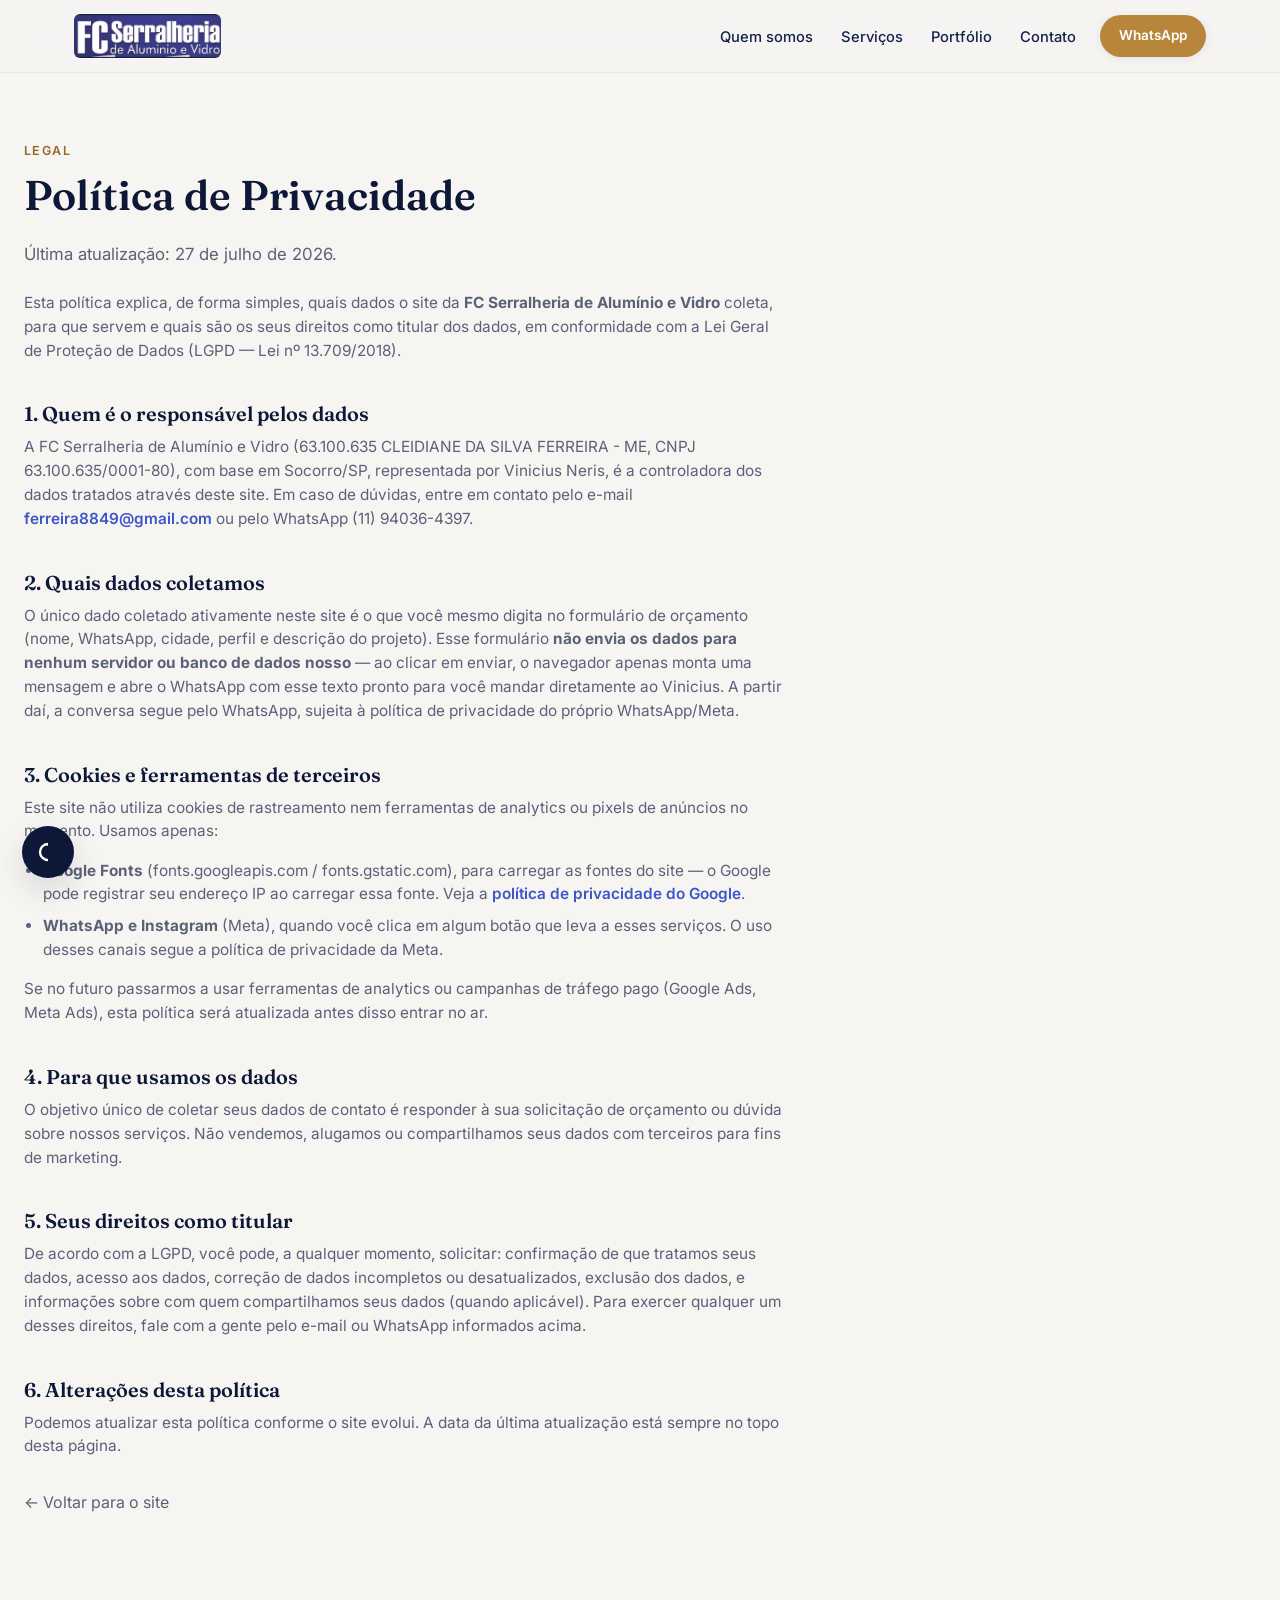
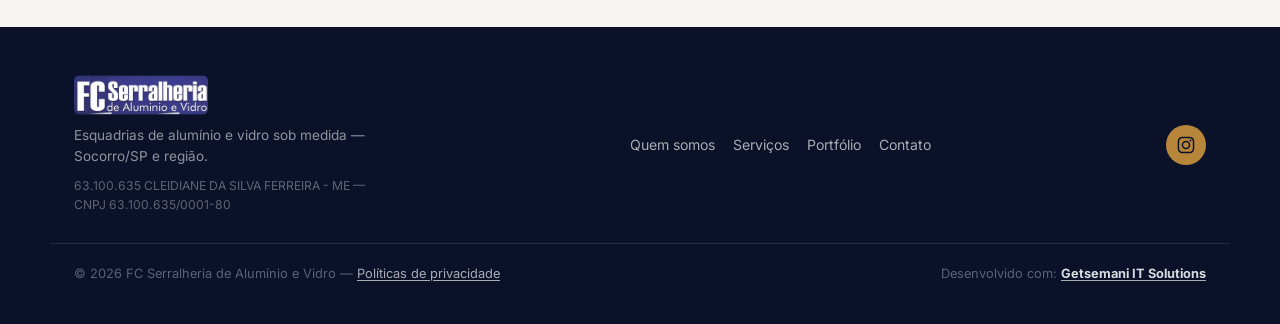
<file: privacidade.html>
<!doctype html>
<html lang="pt-BR">
<head>
<meta charset="UTF-8">
<meta name="viewport" content="width=device-width, initial-scale=1">
<title>Política de Privacidade | FC Serralheria de Alumínio e Vidro</title>
<meta name="description" content="Política de privacidade da FC Serralheria de Alumínio e Vidro: quais dados coletamos, como usamos e os seus direitos como titular, conforme a LGPD.">
<meta name="robots" content="noindex, follow">
<link rel="canonical" href="https://fcaluminioevidro.com.br/privacidade.html">

<link rel="icon" href="assets/img/favicon-32.png" sizes="32x32" type="image/png">
<link rel="apple-touch-icon" href="assets/img/icon-192.png">

<link rel="preconnect" href="https://fonts.googleapis.com">
<link rel="preconnect" href="https://fonts.gstatic.com" crossorigin>
<link href="https://fonts.googleapis.com/css2?family=Fraunces:opsz,wght@9..144,400;9..144,500;9..144,600&family=Inter:wght@400;500;600;700&display=swap" rel="stylesheet">

<link rel="stylesheet" href="assets/css/style.css">
</head>
<body>

<a class="skip-link" href="#conteudo">Pular para o conteúdo</a>

<header class="site-header" id="topo">
  <div class="container header-inner">
    <a href="index.html" class="brand" aria-label="FC Serralheria de Alumínio e Vidro — início">
      <picture>
        <source srcset="assets/img/logo-real.webp" type="image/webp">
        <img class="brand-logo" src="assets/img/logo-real.jpg" alt="FC Serralheria de Alumínio e Vidro" width="655" height="196">
      </picture>
    </a>
    <nav class="main-nav" id="main-nav" aria-label="Navegação principal">
      <ul>
        <li><a href="index.html#sobre">Quem somos</a></li>
        <li><a href="index.html#servicos">Serviços</a></li>
        <li><a href="index.html#portfolio">Portfólio</a></li>
        <li><a href="index.html#contato">Contato</a></li>
      </ul>
    </nav>
    <div class="header-cta">
      <a class="btn btn-primary btn-sm" href="https://wa.me/5511940364397?text=Ol%C3%A1!%20Vim%20pelo%20site%20e%20gostaria%20de%20um%20or%C3%A7amento." target="_blank" rel="noopener">WhatsApp</a>
    </div>
    <button class="nav-toggle" id="nav-toggle" aria-expanded="false" aria-controls="main-nav" aria-label="Abrir menu">
      <span></span><span></span><span></span>
    </button>
  </div>
</header>

<main id="conteudo">
  <section class="section container-narrow" style="padding-top:64px;">
    <div class="container">
      <p class="eyebrow">Legal</p>
      <h1 style="font-size:clamp(1.8rem,3.5vw,2.6rem);">Política de Privacidade</h1>
      <p class="section-lead" style="text-align:left;max-width:none;">Última atualização: 27 de julho de 2026.</p>

      <div class="policy-content">
        <p>Esta política explica, de forma simples, quais dados o site da <strong>FC Serralheria de Alumínio e Vidro</strong> coleta, para que servem e quais são os seus direitos como titular dos dados, em conformidade com a Lei Geral de Proteção de Dados (LGPD — Lei nº 13.709/2018).</p>

        <h2>1. Quem é o responsável pelos dados</h2>
        <p>A FC Serralheria de Alumínio e Vidro (63.100.635 CLEIDIANE DA SILVA FERREIRA - ME, CNPJ 63.100.635/0001-80), com base em Socorro/SP, representada por Vinicius Neris, é a controladora dos dados tratados através deste site. Em caso de dúvidas, entre em contato pelo e-mail <a href="mailto:ferreira8849@gmail.com">ferreira8849@gmail.com</a> ou pelo WhatsApp (11) 94036-4397.</p>

        <h2>2. Quais dados coletamos</h2>
        <p>O único dado coletado ativamente neste site é o que você mesmo digita no formulário de orçamento (nome, WhatsApp, cidade, perfil e descrição do projeto). Esse formulário <strong>não envia os dados para nenhum servidor ou banco de dados nosso</strong> — ao clicar em enviar, o navegador apenas monta uma mensagem e abre o WhatsApp com esse texto pronto para você mandar diretamente ao Vinicius. A partir daí, a conversa segue pelo WhatsApp, sujeita à política de privacidade do próprio WhatsApp/Meta.</p>

        <h2>3. Cookies e ferramentas de terceiros</h2>
        <p>Este site não utiliza cookies de rastreamento nem ferramentas de analytics ou pixels de anúncios no momento. Usamos apenas:</p>
        <ul>
          <li><strong>Google Fonts</strong> (fonts.googleapis.com / fonts.gstatic.com), para carregar as fontes do site — o Google pode registrar seu endereço IP ao carregar essa fonte. Veja a <a href="https://policies.google.com/privacy" target="_blank" rel="noopener">política de privacidade do Google</a>.</li>
          <li><strong>WhatsApp e Instagram</strong> (Meta), quando você clica em algum botão que leva a esses serviços. O uso desses canais segue a política de privacidade da Meta.</li>
        </ul>
        <p>Se no futuro passarmos a usar ferramentas de analytics ou campanhas de tráfego pago (Google Ads, Meta Ads), esta política será atualizada antes disso entrar no ar.</p>

        <h2>4. Para que usamos os dados</h2>
        <p>O objetivo único de coletar seus dados de contato é responder à sua solicitação de orçamento ou dúvida sobre nossos serviços. Não vendemos, alugamos ou compartilhamos seus dados com terceiros para fins de marketing.</p>

        <h2>5. Seus direitos como titular</h2>
        <p>De acordo com a LGPD, você pode, a qualquer momento, solicitar: confirmação de que tratamos seus dados, acesso aos dados, correção de dados incompletos ou desatualizados, exclusão dos dados, e informações sobre com quem compartilhamos seus dados (quando aplicável). Para exercer qualquer um desses direitos, fale com a gente pelo e-mail ou WhatsApp informados acima.</p>

        <h2>6. Alterações desta política</h2>
        <p>Podemos atualizar esta política conforme o site evolui. A data da última atualização está sempre no topo desta página.</p>
      </div>

      <p style="margin-top:32px;"><a href="index.html">← Voltar para o site</a></p>
    </div>
  </section>
</main>

<footer class="site-footer">
  <div class="container footer-inner">
    <div class="footer-brand">
      <picture>
        <source srcset="assets/img/logo-real.webp" type="image/webp">
        <img class="brand-logo footer-logo" src="assets/img/logo-real.jpg" alt="FC Serralheria de Alumínio e Vidro" width="655" height="196">
      </picture>
      <p>Esquadrias de alumínio e vidro sob medida — Socorro/SP e região.</p>
      <p class="footer-legal">63.100.635 CLEIDIANE DA SILVA FERREIRA - ME — CNPJ 63.100.635/0001-80</p>
    </div>
    <nav class="footer-nav" aria-label="Navegação do rodapé">
      <a href="index.html#sobre">Quem somos</a>
      <a href="index.html#servicos">Serviços</a>
      <a href="index.html#portfolio">Portfólio</a>
      <a href="index.html#contato">Contato</a>
    </nav>
    <a class="footer-social" href="https://www.instagram.com/fcserralheria_dealuminio" target="_blank" rel="noopener" aria-label="FC Serralheria no Instagram">
      <svg viewBox="0 0 24 24" width="20" height="20" aria-hidden="true"><path fill="currentColor" d="M12 2c-2.72 0-3.06.01-4.12.06-1.06.05-1.78.22-2.41.46a4.87 4.87 0 0 0-1.76 1.15A4.87 4.87 0 0 0 2.56 5.43c-.24.63-.41 1.35-.46 2.41C2.05 8.9 2.04 9.24 2.04 12s.01 3.1.06 4.16c.05 1.06.22 1.78.46 2.41.25.65.58 1.2 1.15 1.76.56.57 1.11.9 1.76 1.15.63.24 1.35.41 2.41.46 1.06.05 1.4.06 4.12.06s3.06-.01 4.12-.06c1.06-.05 1.78-.22 2.41-.46a4.87 4.87 0 0 0 1.76-1.15c.57-.56.9-1.11 1.15-1.76.24-.63.41-1.35.46-2.41.05-1.06.06-1.4.06-4.16s-.01-3.1-.06-4.16c-.05-1.06-.22-1.78-.46-2.41a4.87 4.87 0 0 0-1.15-1.76A4.87 4.87 0 0 0 18.53 2.5c-.63-.24-1.35-.41-2.41-.46C15.06 2.01 14.72 2 12 2m0 1.8c2.67 0 2.99.01 4.04.06.98.04 1.5.21 1.86.34.47.18.8.4 1.15.75.35.35.57.68.75 1.15.13.36.3.88.34 1.86.05 1.05.06 1.37.06 4.04s-.01 2.99-.06 4.04c-.04.98-.21 1.5-.34 1.86-.18.47-.4.8-.75 1.15-.35.35-.68.57-1.15.75-.36.13-.88.3-1.86.34-1.05.05-1.37.06-4.04.06s-2.99-.01-4.04-.06c-.98-.04-1.5-.21-1.86-.34a3.1 3.1 0 0 1-1.15-.75 3.1 3.1 0 0 1-.75-1.15c-.13-.36-.3-.88-.34-1.86-.05-1.05-.06-1.37-.06-4.04s.01-2.99.06-4.04c.04-.98.21-1.5.34-1.86.18-.47.4-.8.75-1.15.35-.35.68-.57 1.15-.75.36-.13.88-.3 1.86-.34C9.01 3.81 9.33 3.8 12 3.8m0 3.05a5.15 5.15 0 1 0 0 10.3 5.15 5.15 0 0 0 0-10.3m0 8.5a3.35 3.35 0 1 1 0-6.7 3.35 3.35 0 0 1 0 6.7m6.56-8.7a1.2 1.2 0 1 1-2.41 0 1.2 1.2 0 0 1 2.41 0"/></svg>
    </a>
  </div>
  <div class="container footer-bottom">
    <p>© <span id="year"></span> FC Serralheria de Alumínio e Vidro — <a href="privacidade.html">Políticas de privacidade</a></p>
    <p>Desenvolvido com: <a href="https://getsemanitsolutions.com.br/" target="_blank" rel="noopener"><strong>Getsemani IT Solutions</strong></a></p>
  </div>
</footer>

<button class="contrast-toggle" id="contrast-toggle" type="button" aria-pressed="false" aria-label="Ativar alto contraste">
  <svg viewBox="0 0 24 24" width="22" height="22" aria-hidden="true"><path fill="currentColor" d="M12 2a10 10 0 1 0 0 20zm0 2.5v15A7.5 7.5 0 0 1 12 4.5"/></svg>
</button>

<script src="assets/js/main.js"></script>
</body>
</html>
</file>
<file: assets/css/style.css>
/* =========================================================
   FC Serralheria de Alumínio e Vidro — design tokens
   ========================================================= */
:root {
  --navy-950: #0a1128;
  --navy-900: #0d1737;
  --navy-800: #16224d;
  --navy-700: #223072;
  --ink: #161c33;
  --muted: #5b6178;
  --muted-light: #9aa0b8;
  --paper: #f6f5f2;
  --paper-alt: #eef0f7;
  --line: #e3e4ec;
  --white: #ffffff;

  --bronze: #b8863b;
  --bronze-light: #d3a65c;
  --bronze-dark: #96692a;
  --blue-accent: #3c56c8;

  --font-display: "Fraunces", "Iowan Old Style", Georgia, serif;
  --font-body: "Inter", -apple-system, BlinkMacSystemFont, "Segoe UI", sans-serif;

  --radius-sm: 8px;
  --radius-md: 14px;
  --radius-lg: 24px;

  --shadow-sm: 0 2px 10px rgba(10, 17, 40, 0.08);
  --shadow-md: 0 12px 32px rgba(10, 17, 40, 0.12);
  --shadow-lg: 0 24px 60px rgba(10, 17, 40, 0.22);

  --container: 1180px;
  --ease: cubic-bezier(.22, .61, .36, 1);
}

/* =========================================================
   Reset
   ========================================================= */
*, *::before, *::after { box-sizing: border-box; }
html { scroll-behavior: smooth; }
@media (prefers-reduced-motion: reduce) {
  html { scroll-behavior: auto; }
  *, *::before, *::after { animation-duration: 0.01ms !important; animation-iteration-count: 1 !important; transition-duration: 0.01ms !important; scroll-behavior: auto !important; }
}
body {
  margin: 0;
  font-family: var(--font-body);
  color: var(--ink);
  background: var(--paper);
  -webkit-font-smoothing: antialiased;
  line-height: 1.55;
}
img { max-width: 100%; display: block; }
a { color: inherit; text-decoration: none; }
ul, ol { margin: 0; padding: 0; list-style: none; }
h1, h2, h3, h4 { font-family: var(--font-display); font-weight: 600; line-height: 1.15; margin: 0 0 .5em; color: var(--navy-900); }
p { margin: 0 0 1em; color: var(--muted); }
button { font: inherit; cursor: pointer; }

.skip-link {
  position: absolute; left: -9999px; top: 0; z-index: 200;
  background: var(--navy-900); color: var(--white); padding: 12px 18px; border-radius: 0 0 8px 0;
}
.skip-link:focus { left: 0; }

:focus-visible { outline: 3px solid var(--bronze-light); outline-offset: 2px; }

.container { max-width: var(--container); margin: 0 auto; padding: 0 24px; }
.container-narrow { max-width: 820px; }

.section { padding: 96px 0; }
.section-alt { background: var(--paper-alt); }
@media (max-width: 768px) { .section { padding: 64px 0; } }

.section-head { max-width: 720px; margin: 0 auto 48px; text-align: center; }
.section-head h2 { font-size: clamp(1.7rem, 3.2vw, 2.4rem); }
.section-lead { font-size: 1.05rem; }

.eyebrow {
  display: inline-block;
  font-family: var(--font-body);
  font-weight: 600;
  font-size: .78rem;
  letter-spacing: .12em;
  text-transform: uppercase;
  color: var(--bronze-dark);
  margin-bottom: 12px;
}

/* =========================================================
   Buttons
   ========================================================= */
.btn {
  display: inline-flex; align-items: center; justify-content: center; gap: 8px;
  border-radius: 999px;
  font-weight: 600;
  padding: 13px 26px;
  font-size: .95rem;
  border: 1px solid transparent;
  transition: transform .25s var(--ease), box-shadow .25s var(--ease), background-color .25s var(--ease), color .25s var(--ease);
  white-space: nowrap;
}
.btn:hover { transform: translateY(-2px); }
.btn-lg { padding: 16px 32px; font-size: 1rem; }
.btn-sm { padding: 9px 18px; font-size: .85rem; }

.btn-primary { background: var(--bronze); color: var(--white); box-shadow: var(--shadow-sm); }
.btn-primary:hover { background: var(--bronze-dark); box-shadow: var(--shadow-md); }

.btn-ghost { background: transparent; color: var(--navy-900); border-color: var(--line); }
.btn-ghost:hover { background: var(--white); border-color: var(--navy-900); }

.btn-ghost-light { background: transparent; color: var(--white); border-color: rgba(255,255,255,.4); }
.btn-ghost-light:hover { background: rgba(255,255,255,.12); border-color: var(--white); }

.btn-outline-light { background: transparent; color: var(--white); border-color: rgba(255,255,255,.55); }
.btn-outline-light:hover { background: var(--white); color: var(--navy-900); }

/* =========================================================
   Header
   ========================================================= */
.site-header {
  position: sticky; top: 0; z-index: 100;
  background: rgba(246, 245, 242, .82);
  backdrop-filter: blur(10px) saturate(1.4);
  border-bottom: 1px solid rgba(10,17,40,.06);
}
.header-inner { display: flex; align-items: center; gap: 24px; padding: 14px 24px; }

.brand { display: flex; align-items: center; margin-right: auto; }
.brand-logo { height: 44px; width: auto; border-radius: 6px; display: block; }

.main-nav ul { display: flex; gap: 28px; }
.main-nav a { font-size: .92rem; font-weight: 500; color: var(--navy-800); position: relative; padding: 4px 0; }
.main-nav a::after {
  content: ""; position: absolute; left: 0; right: 100%; bottom: -2px; height: 2px; background: var(--bronze);
  transition: right .25s var(--ease);
}
.main-nav a:hover::after { right: 0; }

.nav-toggle {
  display: none; flex-direction: column; justify-content: center; gap: 5px;
  width: 40px; height: 40px; background: transparent; border: 1px solid var(--line); border-radius: 8px;
}
.nav-toggle span { width: 18px; height: 2px; background: var(--navy-900); margin: 0 auto; transition: transform .25s var(--ease), opacity .25s var(--ease); }
.nav-toggle[aria-expanded="true"] span:nth-child(1) { transform: translateY(7px) rotate(45deg); }
.nav-toggle[aria-expanded="true"] span:nth-child(2) { opacity: 0; }
.nav-toggle[aria-expanded="true"] span:nth-child(3) { transform: translateY(-7px) rotate(-45deg); }

@media (max-width: 900px) {
  .main-nav {
    position: fixed; inset: 68px 0 auto 0; background: var(--white);
    border-bottom: 1px solid var(--line); box-shadow: var(--shadow-md);
    transform: translateY(-8px); opacity: 0; pointer-events: none;
    transition: transform .25s var(--ease), opacity .25s var(--ease);
  }
  .main-nav.is-open { transform: translateY(0); opacity: 1; pointer-events: auto; }
  .main-nav ul { flex-direction: column; padding: 16px 24px 24px; gap: 4px; }
  .main-nav a { display: block; padding: 12px 4px; border-bottom: 1px solid var(--line); }
  .header-cta { display: none; }
  .nav-toggle { display: flex; }
}

/* =========================================================
   Hero
   ========================================================= */
.hero {
  position: relative;
  min-height: 92vh;
  display: flex; align-items: center;
  color: var(--white);
  overflow: hidden;
}
.hero-media { position: absolute; inset: 0; z-index: 0; }
.hero-media img { width: 100%; height: 100%; object-fit: cover; }
.hero-scrim {
  position: absolute; inset: 0; z-index: 1;
  background: linear-gradient(180deg, rgba(10,17,40,.78) 0%, rgba(10,17,40,.62) 45%, rgba(10,17,40,.88) 100%);
}
.hero-content { position: relative; z-index: 2; padding: 140px 24px 80px; }
.hero-content .eyebrow { color: var(--bronze-light); }
.hero h1 { font-size: clamp(2.1rem, 5vw, 3.6rem); max-width: 16ch; color: var(--white); }
.hero-lead { font-size: 1.15rem; max-width: 52ch; color: rgba(255,255,255,.86); }
.hero-actions { display: flex; flex-wrap: wrap; gap: 16px; margin: 32px 0 24px; }

.google-badge {
  display: inline-flex; align-items: center; gap: 8px;
  background: rgba(255,255,255,.08); border: 1px solid rgba(255,255,255,.18);
  border-radius: 999px; padding: 8px 16px 8px 12px; margin-bottom: 32px;
  font-size: .85rem; font-weight: 600; color: rgba(255,255,255,.92);
  transition: background-color .2s var(--ease), border-color .2s var(--ease);
}
.google-badge:hover { background: rgba(255,255,255,.15); border-color: rgba(255,255,255,.35); }
.google-badge-stars { color: var(--bronze-light); letter-spacing: 1px; font-size: .8rem; }

.hero-stats { display: flex; flex-wrap: wrap; gap: 40px; padding-top: 32px; border-top: 1px solid rgba(255,255,255,.18); }
.hero-stats div { display: flex; flex-direction: column; }
.hero-stats dt { font-family: var(--font-display); font-size: 2rem; font-weight: 600; color: var(--bronze-light); }
.hero-stats dd { margin: 0; font-size: .85rem; color: rgba(255,255,255,.75); }

/* =========================================================
   Quem somos
   ========================================================= */
.about-split { display: grid; grid-template-columns: .8fr 1fr; gap: 56px; align-items: center; }
.about-image { border-radius: var(--radius-lg); overflow: hidden; box-shadow: var(--shadow-md); }
.about-image img { width: 100%; height: 100%; object-fit: cover; aspect-ratio: 1 / 1; }
.about-copy .eyebrow { display: block; }
.about-copy h2 { font-size: clamp(1.5rem, 2.6vw, 2rem); }
.about-copy p { font-size: 1rem; }
.about-copy .btn { margin-top: 8px; }
@media (max-width: 860px) {
  .about-split { grid-template-columns: 1fr; gap: 32px; }
  .about-image { max-width: 420px; margin: 0 auto; }
}

/* =========================================================
   Grids & cards
   ========================================================= */
.grid { display: grid; gap: 24px; }
.grid-3 { grid-template-columns: repeat(3, 1fr); }
.grid-4 { grid-template-columns: repeat(4, 1fr); }
@media (max-width: 980px) { .grid-4 { grid-template-columns: repeat(2, 1fr); } .grid-3 { grid-template-columns: repeat(2, 1fr); } }
@media (max-width: 560px) { .grid-4, .grid-3 { grid-template-columns: 1fr; } }

.card-plain {
  background: var(--white); border: 1px solid var(--line); border-radius: var(--radius-md);
  padding: 28px 26px;
}
.card-plain h3 { font-size: 1.1rem; }
.card-plain p { margin: 0; font-size: .92rem; }
.icon-badge { font-size: 1.6rem; margin-bottom: 14px; }

.service-card {
  display: block; background: var(--white); border: 1px solid var(--line); border-radius: var(--radius-md);
  padding: 26px; transition: transform .25s var(--ease), box-shadow .25s var(--ease), border-color .25s var(--ease);
}
.service-card:hover { transform: translateY(-4px); box-shadow: var(--shadow-md); border-color: transparent; }
.service-icon { font-size: 1.7rem; display: block; margin-bottom: 12px; }
.service-card h3 { font-size: 1.02rem; margin-bottom: 6px; }
.service-card p { font-size: .88rem; margin: 0; }
.service-card-cta { background: var(--navy-900); border-color: var(--navy-900); }
.service-card-cta h3, .service-card-cta p { color: var(--white); }
.service-card-cta p { opacity: .8; }

.line-card {
  background: var(--white); border: 1px solid var(--line); border-radius: var(--radius-lg);
  padding: 34px 30px;
}
.line-card h3 { font-size: 1.3rem; }
.line-card-premium { background: linear-gradient(160deg, var(--navy-900), var(--navy-700)); border-color: transparent; }
.line-card-premium h3 { color: var(--white); }
.line-card-premium p { color: rgba(255,255,255,.75); }

.tag {
  display: inline-block; font-size: .72rem; font-weight: 700; letter-spacing: .06em; text-transform: uppercase;
  padding: 5px 12px; border-radius: 999px; margin-bottom: 16px;
}
.tag-gold { background: rgba(211, 166, 92, .18); color: var(--bronze-light); }
.line-card .tag-gold { color: var(--bronze-dark); background: rgba(184,134,59,.12); }
.line-card-premium .tag-gold { color: var(--bronze-light); background: rgba(211,166,92,.16); }
.tag-blue { background: rgba(60, 86, 200, .1); color: var(--blue-accent); }

/* =========================================================
   Portfolio / gallery
   ========================================================= */
.filter-tabs { display: flex; flex-wrap: wrap; gap: 10px; justify-content: center; margin-bottom: 36px; }
.filter-btn {
  background: var(--white); border: 1px solid var(--line); color: var(--navy-800);
  padding: 9px 18px; border-radius: 999px; font-size: .85rem; font-weight: 500;
  transition: background-color .2s var(--ease), color .2s var(--ease), border-color .2s var(--ease);
}
.filter-btn.is-active, .filter-btn:hover { background: var(--navy-900); border-color: var(--navy-900); color: var(--white); }

.gallery { display: grid; grid-template-columns: repeat(4, 1fr); gap: 16px; }
.gallery-item {
  position: relative; border: none; padding: 0; border-radius: var(--radius-md); overflow: hidden;
  background: var(--navy-900); aspect-ratio: 1 / 1; transition: transform .3s var(--ease);
}
.gallery-item picture { display: block; width: 100%; height: 100%; }
.gallery-item img { width: 100%; height: 100%; object-fit: cover; transition: transform .5s var(--ease), opacity .3s var(--ease); }
.gallery-item:hover img { transform: scale(1.06); }
.gallery-item:hover { box-shadow: var(--shadow-md); }
.gallery-item.is-hidden { display: none; }

@media (max-width: 980px) { .gallery { grid-template-columns: repeat(3, 1fr); } }
@media (max-width: 640px) { .gallery { grid-template-columns: repeat(2, 1fr); } }

.portfolio-more { text-align: center; margin-top: 40px; }
.portfolio-more a { color: var(--blue-accent); font-weight: 600; }
.portfolio-more a:hover { text-decoration: underline; }

/* =========================================================
   Process
   ========================================================= */
.process-list { display: grid; grid-template-columns: repeat(5, 1fr); gap: 20px; counter-reset: step; }
.process-list li { background: var(--white); border: 1px solid var(--line); border-radius: var(--radius-md); padding: 26px 20px; }
.process-num { font-family: var(--font-display); font-size: 1.6rem; color: var(--bronze); font-weight: 600; display: block; margin-bottom: 10px; }
.process-list h3 { font-size: 1rem; }
.process-list p { font-size: .86rem; margin: 0; }
@media (max-width: 980px) { .process-list { grid-template-columns: repeat(2, 1fr); } }
@media (max-width: 560px) { .process-list { grid-template-columns: 1fr; } }

/* =========================================================
   Regions
   ========================================================= */
.chip-list { display: flex; flex-wrap: wrap; gap: 10px; justify-content: center; margin-bottom: 48px; }
.chip-list li {
  background: var(--white); border: 1px solid var(--line); color: var(--navy-800);
  padding: 8px 16px; border-radius: 999px; font-size: .85rem; font-weight: 500;
}

.expansion-banner {
  display: flex; align-items: center; justify-content: space-between; gap: 32px; flex-wrap: wrap;
  background: linear-gradient(135deg, var(--navy-900), var(--navy-700));
  color: var(--white); border-radius: var(--radius-lg); padding: 40px 44px;
}
.expansion-banner h3 { color: var(--white); font-size: 1.4rem; }
.expansion-banner p { color: rgba(255,255,255,.78); margin: 0; max-width: 56ch; }
.expansion-banner .eyebrow { color: var(--bronze-light); }

/* =========================================================
   Depoimentos (Google reviews)
   ========================================================= */
.testimonial-card {
  background: var(--white); border: 1px solid var(--line); border-radius: var(--radius-md);
  padding: 30px 26px; text-align: center; display: flex; flex-direction: column; align-items: center;
  flex: 0 0 280px; scroll-snap-align: start;
}
.testimonial-card .google-g { margin-bottom: 14px; flex-shrink: 0; }
.testimonial-card h3 { font-size: 1.02rem; margin-bottom: 10px; }
.testimonial-quote { font-size: .92rem; color: var(--muted); margin: 0 0 16px; }
.testimonial-stars { color: #f5b400; letter-spacing: 2px; margin-top: auto; }

.carousel { position: relative; display: flex; align-items: center; gap: 12px; }
.carousel-track {
  display: flex; gap: 20px; overflow-x: auto; scroll-snap-type: x proximity;
  padding: 4px 4px 16px; cursor: grab; user-select: none;
  scrollbar-width: thin; scrollbar-color: var(--line) transparent;
}
.carousel-track:active { cursor: grabbing; }
.carousel-track.is-dragging { scroll-snap-type: none; }
.carousel-btn {
  flex-shrink: 0; width: 44px; height: 44px; border-radius: 50%;
  background: var(--white); border: 1px solid var(--line); color: var(--navy-900);
  font-size: 1.4rem; line-height: 1; display: flex; align-items: center; justify-content: center;
  transition: background-color .2s var(--ease), color .2s var(--ease), transform .2s var(--ease);
}
.carousel-btn:hover { background: var(--navy-900); color: var(--white); transform: scale(1.06); }
@media (max-width: 640px) { .carousel-btn { display: none; } }

/* =========================================================
   FAQ accordion
   ========================================================= */
.accordion-item {
  background: var(--white); border: 1px solid var(--line); border-radius: var(--radius-md);
  padding: 18px 22px; margin-bottom: 12px;
}
.accordion-item summary {
  cursor: pointer; font-weight: 600; color: var(--navy-900); font-size: 1rem;
  list-style: none; display: flex; align-items: center; justify-content: space-between; gap: 16px;
}
.accordion-item summary::-webkit-details-marker { display: none; }
.accordion-item summary::after {
  content: "+"; font-size: 1.3rem; color: var(--bronze); flex-shrink: 0; transition: transform .25s var(--ease);
}
.accordion-item[open] summary::after { content: "–"; }
.accordion-item p { margin: 14px 0 0; font-size: .93rem; }

/* =========================================================
   CTA final
   ========================================================= */
.cta-final {
  background: linear-gradient(160deg, var(--navy-950), var(--navy-800));
  color: var(--white); padding: 88px 0; text-align: center;
}
.cta-final-inner { max-width: 640px; }
.cta-final h2 { color: var(--white); font-size: clamp(1.6rem, 3vw, 2.2rem); }
.cta-final p { color: rgba(255,255,255,.8); font-size: 1.05rem; }
.cta-final .hero-actions { justify-content: center; margin-top: 28px; margin-bottom: 0; }

/* =========================================================
   Contact
   ========================================================= */
.contact-grid { display: grid; grid-template-columns: 1.3fr 1fr; gap: 32px; align-items: start; }
@media (max-width: 900px) { .contact-grid { grid-template-columns: 1fr; } }

.contact-form {
  background: var(--white); border: 1px solid var(--line); border-radius: var(--radius-lg);
  padding: 34px; display: grid; grid-template-columns: 1fr 1fr; gap: 18px 20px;
}
.form-row { display: flex; flex-direction: column; gap: 6px; }
.form-row-full { grid-column: 1 / -1; }
.contact-form label { font-size: .82rem; font-weight: 600; color: var(--navy-800); }
.contact-form input, .contact-form select, .contact-form textarea {
  border: 1px solid var(--line); border-radius: var(--radius-sm); padding: 12px 14px;
  font-family: var(--font-body); font-size: .95rem; color: var(--ink); background: var(--paper);
  transition: border-color .2s var(--ease), box-shadow .2s var(--ease);
}
.contact-form input:focus, .contact-form select:focus, .contact-form textarea:focus {
  border-color: var(--bronze); box-shadow: 0 0 0 3px rgba(184,134,59,.15); outline: none;
}
.contact-form button { grid-column: 1 / -1; justify-self: start; margin-top: 6px; }
.form-note { grid-column: 1 / -1; font-size: .78rem; color: var(--muted-light); margin: 6px 0 0; }
@media (max-width: 560px) { .contact-form { grid-template-columns: 1fr; padding: 26px; } }

.contact-info {
  background: var(--navy-900); color: var(--white); border-radius: var(--radius-lg); padding: 34px;
}
.contact-info h3 { color: var(--white); font-size: 1.2rem; }
.contact-list li { padding: 14px 0; border-bottom: 1px solid rgba(255,255,255,.12); }
.contact-list li:last-child { border-bottom: none; }
.contact-list strong { display: block; font-size: .78rem; text-transform: uppercase; letter-spacing: .06em; color: var(--bronze-light); margin-bottom: 4px; }
.contact-list a { color: var(--white); font-weight: 500; }
.contact-list a:hover { text-decoration: underline; }
.contact-highlight {
  margin-top: 24px; background: rgba(255,255,255,.08); border: 1px solid rgba(255,255,255,.16);
  border-radius: var(--radius-md); padding: 16px 18px; font-size: .88rem; color: rgba(255,255,255,.85);
}

/* =========================================================
   Footer
   ========================================================= */
.site-footer { background: var(--navy-950); color: rgba(255,255,255,.65); padding: 48px 0 28px; }
.footer-inner { display: flex; flex-wrap: wrap; gap: 28px; align-items: center; justify-content: space-between; padding-bottom: 28px; border-bottom: 1px solid rgba(255,255,255,.1); }
.footer-brand { display: flex; flex-direction: column; align-items: flex-start; gap: 10px; max-width: 320px; }
.footer-logo { height: 40px; }
.footer-brand p { margin: 0; font-size: .85rem; color: rgba(255,255,255,.55); }
.footer-legal { font-size: .76rem !important; color: rgba(255,255,255,.35) !important; }
.footer-nav { display: flex; flex-wrap: wrap; gap: 18px; }
.footer-nav a { font-size: .88rem; color: rgba(255,255,255,.65); }
.footer-nav a:hover { color: var(--white); }

.footer-social {
  display: inline-flex; align-items: center; justify-content: center;
  width: 40px; height: 40px; border-radius: 50%;
  background: var(--bronze); color: var(--navy-950); flex-shrink: 0;
  transition: transform .2s var(--ease), background-color .2s var(--ease);
}
.footer-social:hover { background: var(--bronze-light); transform: translateY(-2px); }

.footer-bottom {
  display: flex; flex-wrap: wrap; align-items: center; justify-content: space-between;
  gap: 12px; padding-top: 20px; font-size: .8rem; color: rgba(255,255,255,.45);
}
.footer-bottom a { color: rgba(255,255,255,.65); text-decoration: underline; text-underline-offset: 2px; }
.footer-bottom a:hover { color: var(--white); }
.footer-bottom strong { color: rgba(255,255,255,.85); }

/* =========================================================
   WhatsApp float button
   ========================================================= */
.whatsapp-float {
  position: fixed; right: 22px; bottom: 22px; z-index: 90;
  width: 58px; height: 58px; border-radius: 50%;
  background: #25D366; color: var(--white);
  display: flex; align-items: center; justify-content: center;
  box-shadow: 0 10px 26px rgba(37, 211, 102, .45);
  transition: transform .25s var(--ease);
}
.whatsapp-float:hover { transform: scale(1.08); }

/* =========================================================
   Lightbox
   ========================================================= */
.lightbox {
  position: fixed; inset: 0; z-index: 200; background: rgba(10,17,40,.92);
  display: flex; flex-direction: column; align-items: center; justify-content: center; gap: 16px; padding: 40px 20px;
}
.lightbox[hidden] { display: none; }
.lightbox img { max-width: min(920px, 92vw); max-height: 78vh; border-radius: var(--radius-md); box-shadow: var(--shadow-lg); }
.lightbox p { color: rgba(255,255,255,.8); font-size: .9rem; max-width: 60ch; text-align: center; margin: 0; }
.lightbox-close {
  position: absolute; top: 20px; right: 24px; background: rgba(255,255,255,.1); border: none; color: var(--white);
  width: 40px; height: 40px; border-radius: 50%; font-size: 1.1rem;
}
.lightbox-close:hover { background: rgba(255,255,255,.2); }

/* =========================================================
   Policy / legal content page
   ========================================================= */
.policy-content { max-width: 760px; margin-top: 24px; }
.policy-content h2 { font-size: 1.25rem; margin-top: 2em; }
.policy-content p, .policy-content li { color: var(--muted); font-size: .96rem; }
.policy-content ul { padding-left: 1.2em; list-style: disc; margin: 0 0 1em; }
.policy-content li { margin-bottom: .5em; }
.policy-content a { color: var(--blue-accent); font-weight: 600; }
.policy-content a:hover { text-decoration: underline; }

/* =========================================================
   Accessibility: high-contrast mode
   ========================================================= */
.contrast-toggle {
  position: fixed; left: 22px; bottom: 22px; z-index: 90;
  width: 52px; height: 52px; border-radius: 50%;
  background: var(--navy-900); color: var(--white); border: none;
  display: flex; align-items: center; justify-content: center;
  box-shadow: var(--shadow-md); transition: transform .25s var(--ease), background-color .2s var(--ease);
}
.contrast-toggle:hover { transform: scale(1.08); }
.contrast-toggle[aria-pressed="true"] { background: var(--bronze); }

:root[data-contrast="high"] {
  --ink: #000000;
  --muted: #000000;
  --muted-light: #000000;
  --line: #000000;
  --paper: #ffffff;
  --paper-alt: #ffffff;
  --navy-900: #000000;
  --navy-950: #000000;
  --navy-800: #000000;
  --navy-700: #000000;
  --bronze: #000000;
  --bronze-dark: #000000;
  --bronze-light: #ffe14d;
  --blue-accent: #0033ff;
}
:root[data-contrast="high"] body { background: #fff; }
:root[data-contrast="high"] a:not(.btn) { text-decoration: underline; text-underline-offset: 2px; }
:root[data-contrast="high"] .card-plain,
:root[data-contrast="high"] .service-card,
:root[data-contrast="high"] .line-card,
:root[data-contrast="high"] .accordion-item,
:root[data-contrast="high"] .gallery-item,
:root[data-contrast="high"] .contact-form input,
:root[data-contrast="high"] .contact-form select,
:root[data-contrast="high"] .contact-form textarea,
:root[data-contrast="high"] .filter-btn,
:root[data-contrast="high"] .chip-list li { border: 2px solid #000 !important; }
:root[data-contrast="high"] .site-header { background: #fff; border-bottom: 2px solid #000; }
:root[data-contrast="high"] .hero-scrim { background: rgba(0,0,0,.82); }

/* =========================================================
   Scroll reveal
   ========================================================= */
.reveal { opacity: 0; transform: translateY(18px); transition: opacity .6s var(--ease), transform .6s var(--ease); }
.reveal.is-visible { opacity: 1; transform: translateY(0); }
</file>
